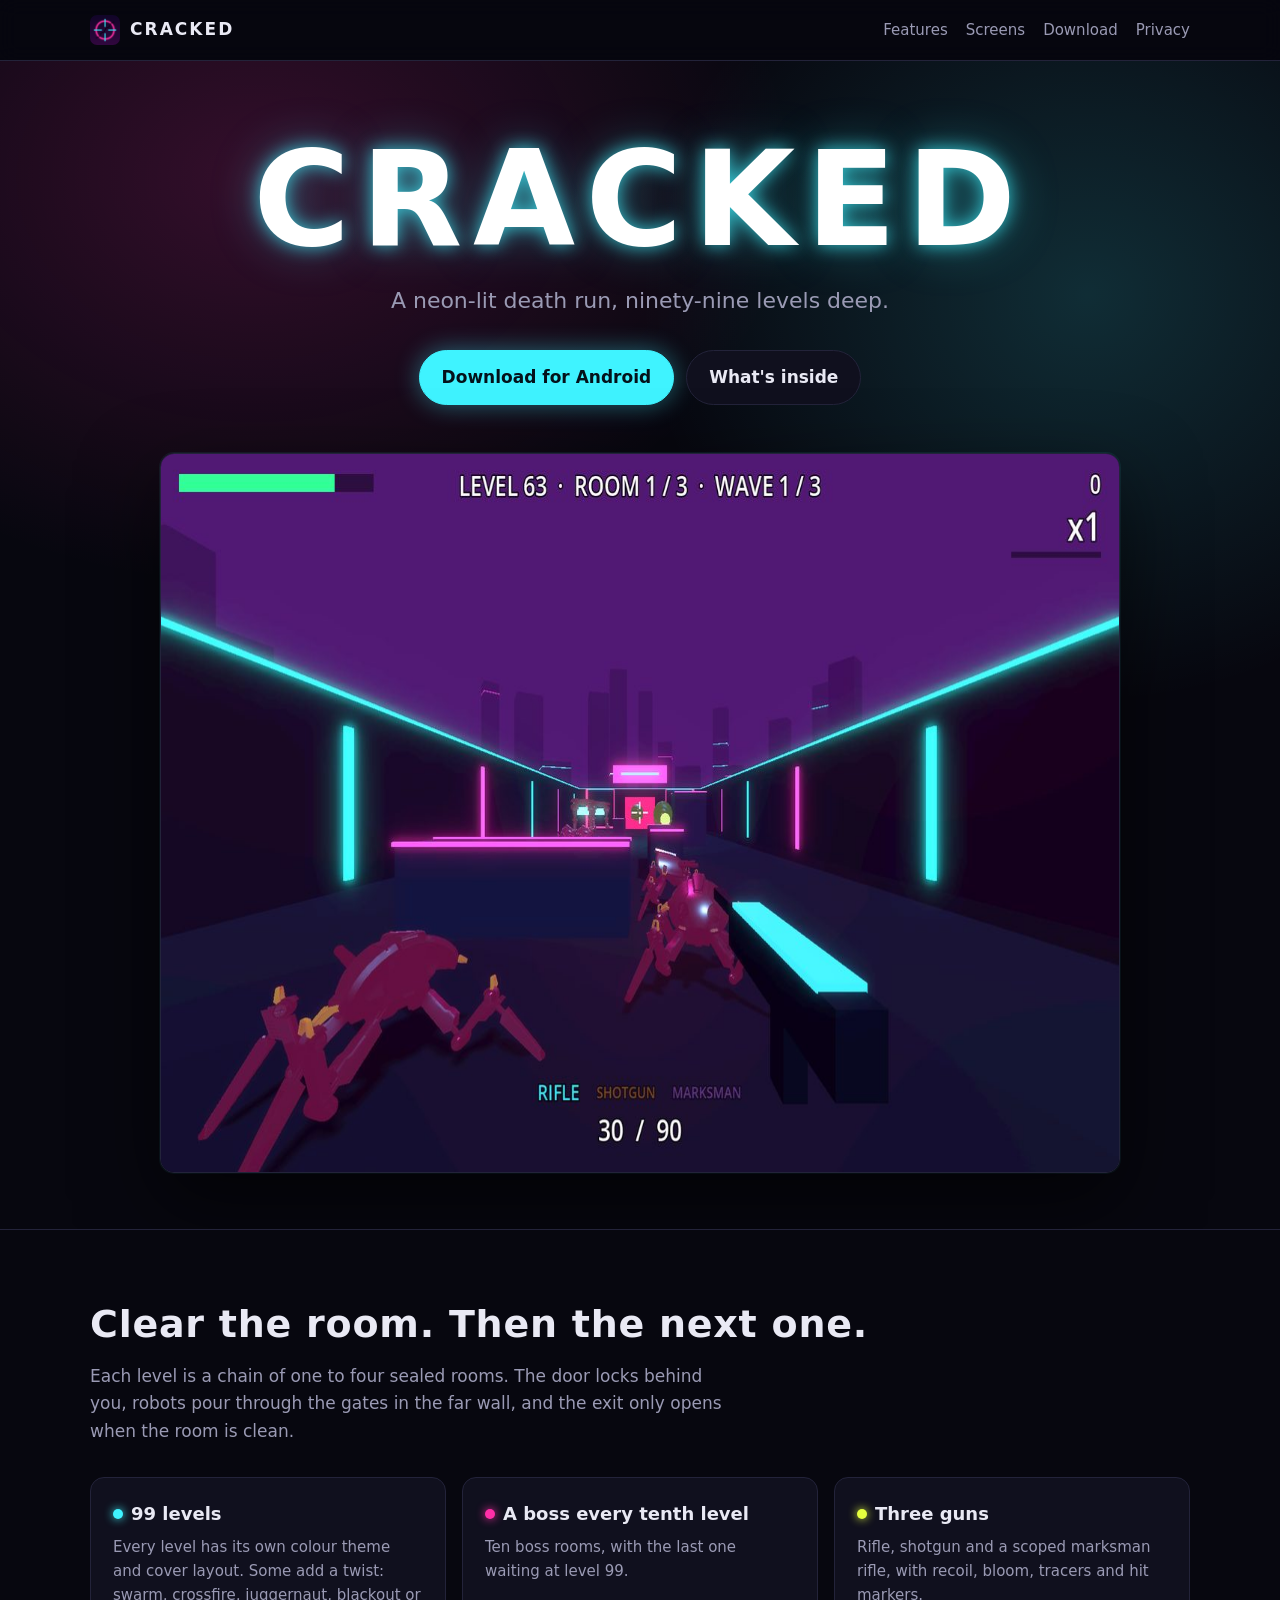
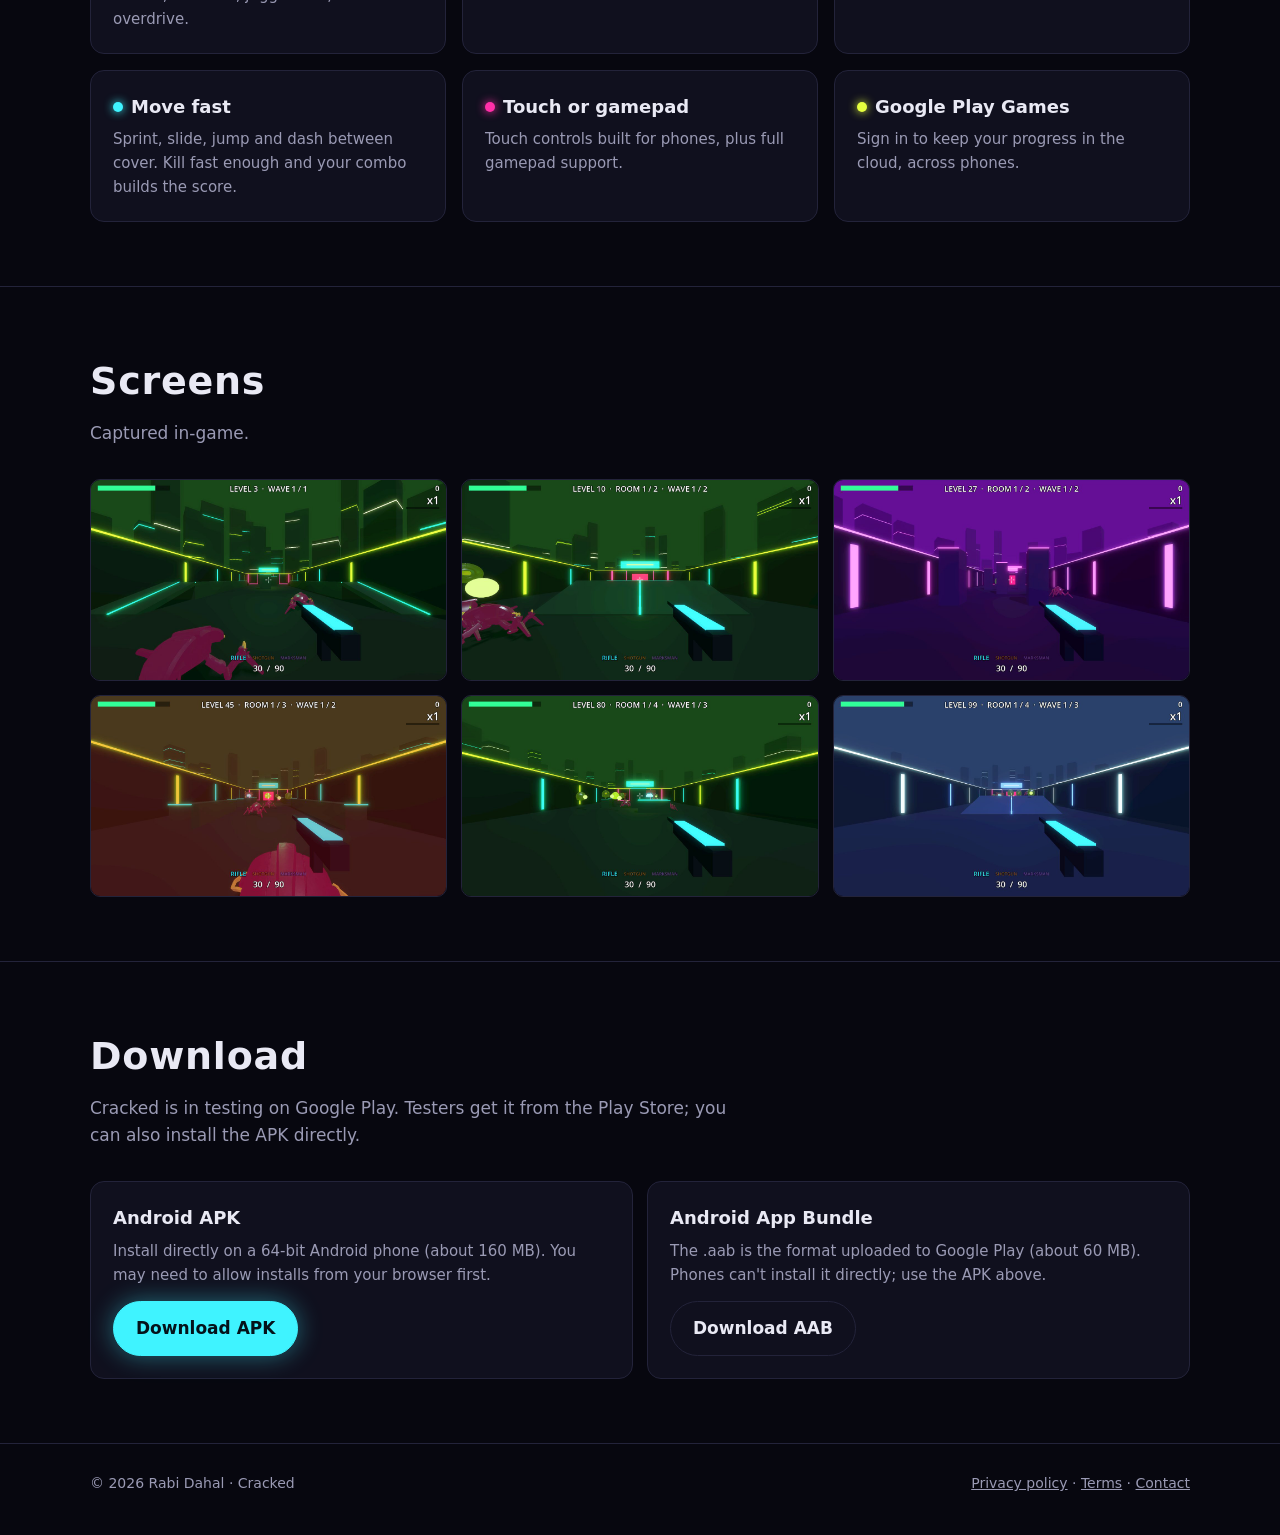
<file: index.html>
<!doctype html>
<html lang="en">
<head>
  <meta charset="utf-8">
  <meta name="viewport" content="width=device-width, initial-scale=1">
  <title>Cracked: a neon room-clearing FPS</title>
  <meta name="description" content="Cracked is a neon-lit room-clearing shooter for Android. Ninety-nine levels, three guns, robot swarms and a boss every tenth level.">
  <meta property="og:title" content="Cracked">
  <meta property="og:description" content="A neon-lit death run, ninety-nine levels deep. A room-clearing FPS for Android.">
  <meta property="og:image" content="https://cracked.rabidahal.com.np/img/level-63.jpg">
  <meta property="og:url" content="https://cracked.rabidahal.com.np/">
  <meta name="theme-color" content="#07070f">
  <link rel="icon" href="img/favicon.png">
  <link rel="apple-touch-icon" href="img/apple-touch-icon.png">
  <link rel="stylesheet" href="style.css">
</head>
<body>
  <header class="top">
    <div class="wrap">
      <a class="brand" href="./"><img src="img/icon.png" alt="">CRACKED</a>
      <nav>
        <a href="#features" class="opt">Features</a>
        <a href="#screens" class="opt">Screens</a>
        <a href="#download">Download</a>
        <a href="privacy.html">Privacy</a>
      </nav>
    </div>
  </header>

  <main>
    <div class="hero">
      <div class="wrap">
        <h1>CRACKED</h1>
        <p class="tag">A neon-lit death run, ninety-nine levels deep.</p>
        <div class="cta">
          <a class="btn primary" href="#download">Download for Android</a>
          <a class="btn" href="#features">What's inside</a>
        </div>
        <img class="hero-shot" src="img/level-63.jpg" width="1280" height="720" alt="First-person view down a purple neon corridor as crab-like robots charge through the gates.">
      </div>
    </div>

    <section id="features">
      <div class="wrap">
        <h2>Clear the room. Then the next one.</h2>
        <p class="lead">Each level is a chain of one to four sealed rooms. The door locks behind you, robots pour through the gates in the far wall, and the exit only opens when the room is clean.</p>
        <div class="features">
          <div class="card"><h3><span class="dot c"></span>99 levels</h3><p>Every level has its own colour theme and cover layout. Some add a twist: swarm, crossfire, juggernaut, blackout or overdrive.</p></div>
          <div class="card"><h3><span class="dot m"></span>A boss every tenth level</h3><p>Ten boss rooms, with the last one waiting at level 99.</p></div>
          <div class="card"><h3><span class="dot a"></span>Three guns</h3><p>Rifle, shotgun and a scoped marksman rifle, with recoil, bloom, tracers and hit markers.</p></div>
          <div class="card"><h3><span class="dot c"></span>Move fast</h3><p>Sprint, slide, jump and dash between cover. Kill fast enough and your combo builds the score.</p></div>
          <div class="card"><h3><span class="dot m"></span>Touch or gamepad</h3><p>Touch controls built for phones, plus full gamepad support.</p></div>
          <div class="card"><h3><span class="dot a"></span>Google Play Games</h3><p>Sign in to keep your progress in the cloud, across phones.</p></div>
        </div>
      </div>
    </section>

    <section id="screens">
      <div class="wrap">
        <h2>Screens</h2>
        <p class="lead">Captured in-game.</p>
        <div class="shots">
          <img src="img/level-03.jpg" width="1280" height="720" loading="lazy" alt="Level 3: a magenta crab robot lunges at the player in a green neon corridor.">
          <img src="img/level-10.jpg" width="1280" height="720" loading="lazy" alt="Level 10: a magenta gate glows at the end of a green corridor.">
          <img src="img/level-27.jpg" width="1280" height="720" loading="lazy" alt="Level 27.">
          <img src="img/level-45.jpg" width="1280" height="720" loading="lazy" alt="Level 45.">
          <img src="img/level-80.jpg" width="1280" height="720" loading="lazy" alt="Level 80.">
          <img src="img/level-99.jpg" width="1280" height="720" loading="lazy" alt="Level 99: robots and eye drones fill the far end of a blue corridor.">
        </div>
      </div>
    </section>

    <section id="download">
      <div class="wrap">
        <h2>Download</h2>
        <p class="lead">Cracked is in testing on Google Play. Testers get it from the Play Store; you can also install the APK directly.</p>
        <div class="download">
          <div class="card">
            <h3>Android APK</h3>
            <p>Install directly on a 64-bit Android phone (about 160&nbsp;MB). You may need to allow installs from your browser first.</p>
            <a class="btn primary" href="https://github.com/proobker/cracked/releases/download/v1.0.0/cracked.apk">Download APK</a>
          </div>
          <div class="card">
            <h3>Android App Bundle</h3>
            <p>The .aab is the format uploaded to Google Play (about 60&nbsp;MB). Phones can't install it directly; use the APK above.</p>
            <a class="btn" href="https://github.com/proobker/cracked/releases/download/v1.0.0/cracked.aab">Download AAB</a>
          </div>
        </div>
      </div>
    </section>
  </main>

  <footer>
    <div class="wrap">
      <span>© 2026 Rabi Dahal · Cracked</span>
      <span><a href="privacy.html">Privacy policy</a> · <a href="terms.html">Terms</a> · <a href="mailto:rrabi.dahal@gmail.com">Contact</a></span>
    </div>
  </footer>
</body>
</html>
</file>
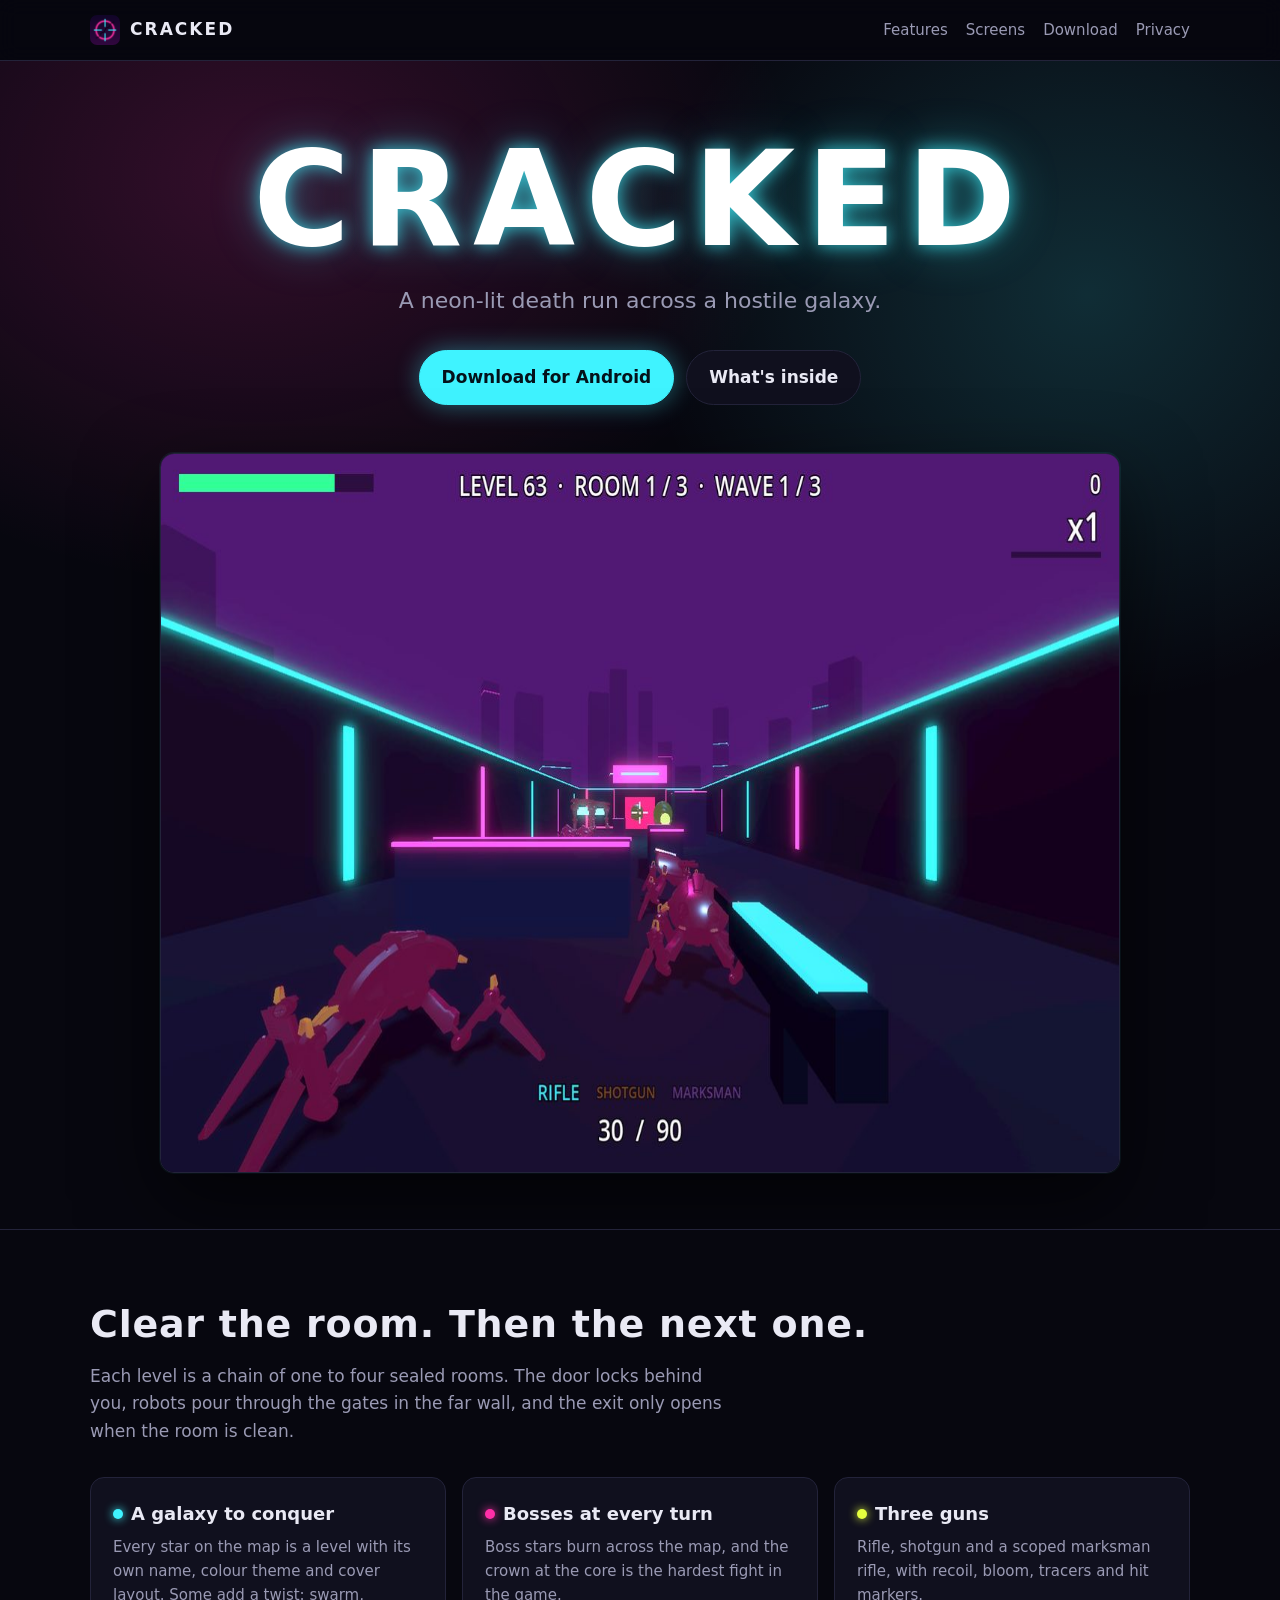
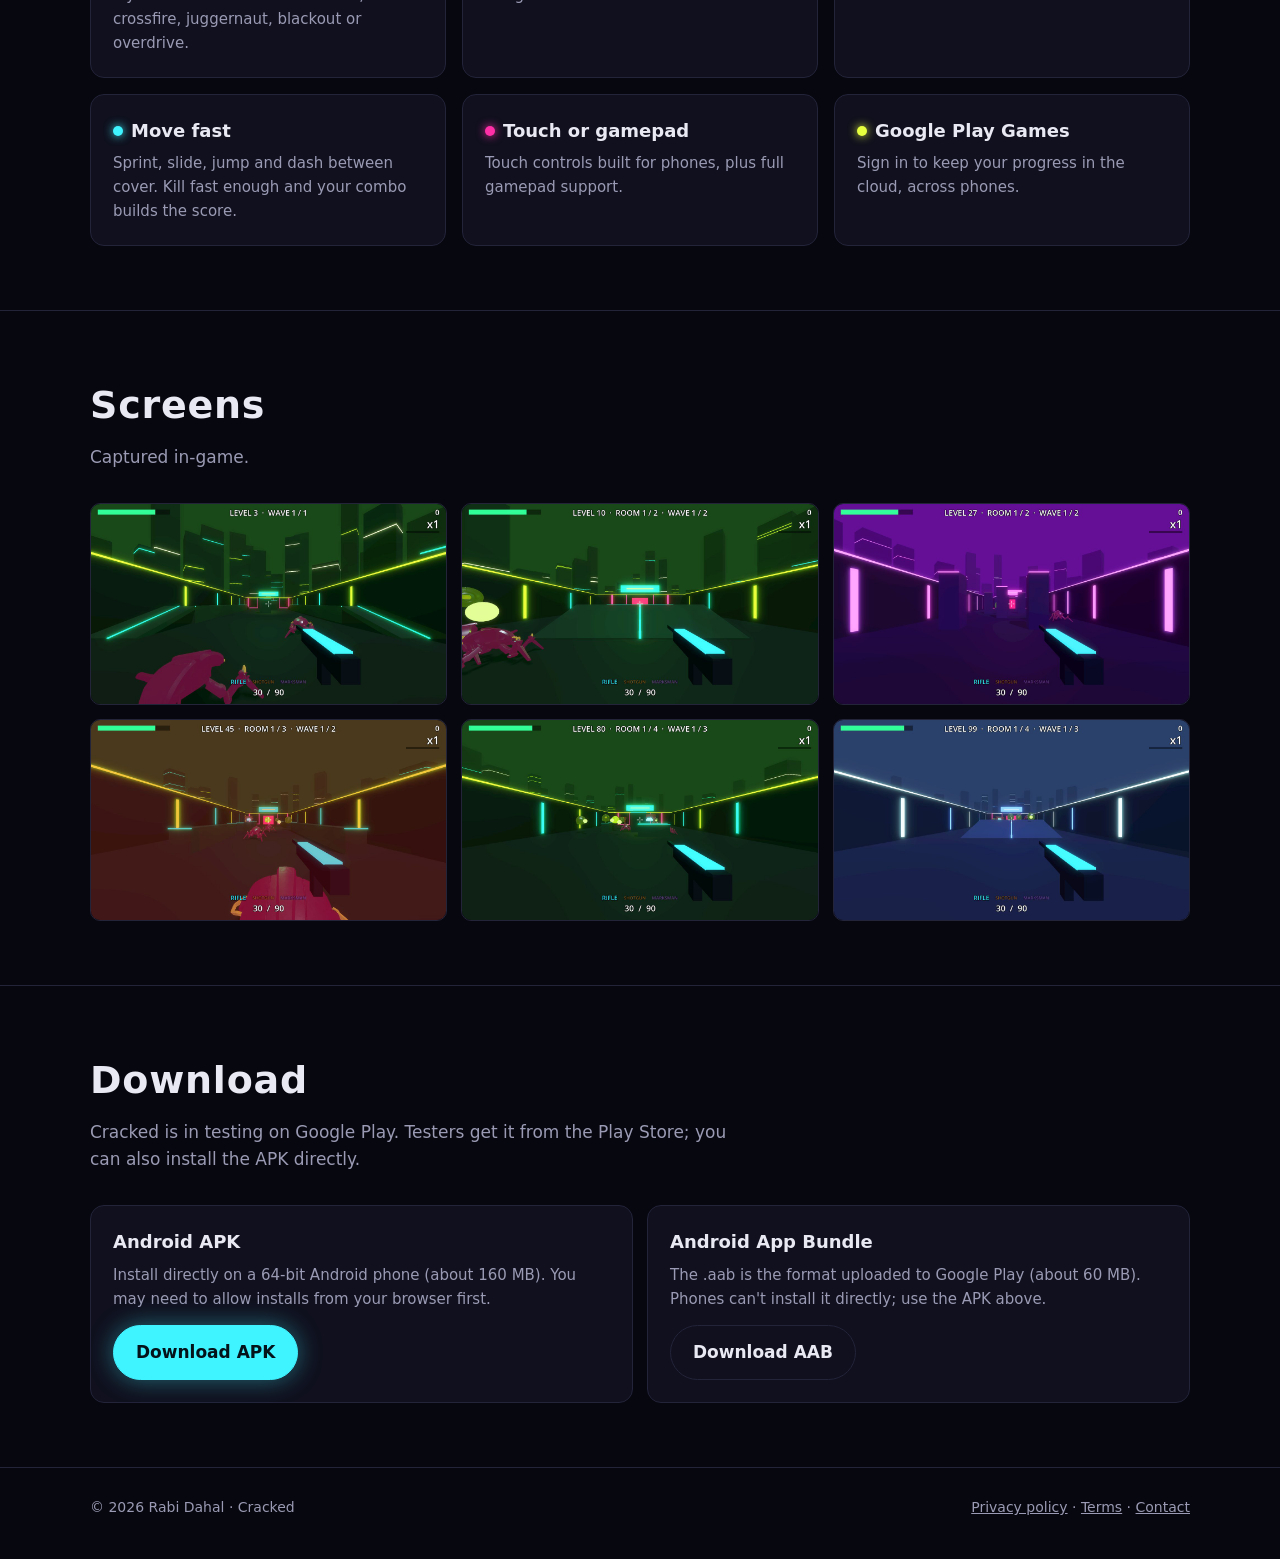
<file: site/index.html>
<!doctype html>
<html lang="en">
<head>
  <meta charset="utf-8">
  <meta name="viewport" content="width=device-width, initial-scale=1">
  <title>Cracked: a neon room-clearing FPS</title>
  <meta name="description" content="Cracked is a neon-lit room-clearing shooter for Android. A galaxy of levels, three guns, robot swarms and bosses waiting at the core.">
  <meta property="og:title" content="Cracked">
  <meta property="og:description" content="A neon-lit death run across a hostile galaxy. A room-clearing FPS for Android.">
  <meta property="og:image" content="https://cracked.rabidahal.com.np/img/level-63.jpg">
  <meta property="og:url" content="https://cracked.rabidahal.com.np/">
  <meta name="theme-color" content="#07070f">
  <link rel="icon" href="img/favicon.png">
  <link rel="apple-touch-icon" href="img/apple-touch-icon.png">
  <link rel="stylesheet" href="style.css">
</head>
<body>
  <header class="top">
    <div class="wrap">
      <a class="brand" href="./"><img src="img/icon.png" alt="">CRACKED</a>
      <nav>
        <a href="#features" class="opt">Features</a>
        <a href="#screens" class="opt">Screens</a>
        <a href="#download">Download</a>
        <a href="privacy.html">Privacy</a>
      </nav>
    </div>
  </header>

  <main>
    <div class="hero">
      <div class="wrap">
        <h1>CRACKED</h1>
        <p class="tag">A neon-lit death run across a hostile galaxy.</p>
        <div class="cta">
          <a class="btn primary" href="#download">Download for Android</a>
          <a class="btn" href="#features">What's inside</a>
        </div>
        <img class="hero-shot" src="img/level-63.jpg" width="1280" height="720" alt="First-person view down a purple neon corridor as crab-like robots charge through the gates.">
      </div>
    </div>

    <section id="features">
      <div class="wrap">
        <h2>Clear the room. Then the next one.</h2>
        <p class="lead">Each level is a chain of one to four sealed rooms. The door locks behind you, robots pour through the gates in the far wall, and the exit only opens when the room is clean.</p>
        <div class="features">
          <div class="card"><h3><span class="dot c"></span>A galaxy to conquer</h3><p>Every star on the map is a level with its own name, colour theme and cover layout. Some add a twist: swarm, crossfire, juggernaut, blackout or overdrive.</p></div>
          <div class="card"><h3><span class="dot m"></span>Bosses at every turn</h3><p>Boss stars burn across the map, and the crown at the core is the hardest fight in the game.</p></div>
          <div class="card"><h3><span class="dot a"></span>Three guns</h3><p>Rifle, shotgun and a scoped marksman rifle, with recoil, bloom, tracers and hit markers.</p></div>
          <div class="card"><h3><span class="dot c"></span>Move fast</h3><p>Sprint, slide, jump and dash between cover. Kill fast enough and your combo builds the score.</p></div>
          <div class="card"><h3><span class="dot m"></span>Touch or gamepad</h3><p>Touch controls built for phones, plus full gamepad support.</p></div>
          <div class="card"><h3><span class="dot a"></span>Google Play Games</h3><p>Sign in to keep your progress in the cloud, across phones.</p></div>
        </div>
      </div>
    </section>

    <section id="screens">
      <div class="wrap">
        <h2>Screens</h2>
        <p class="lead">Captured in-game.</p>
        <div class="shots">
          <img src="img/level-03.jpg" width="1280" height="720" loading="lazy" alt="Level 3: a magenta crab robot lunges at the player in a green neon corridor.">
          <img src="img/level-10.jpg" width="1280" height="720" loading="lazy" alt="Level 10: a magenta gate glows at the end of a green corridor.">
          <img src="img/level-27.jpg" width="1280" height="720" loading="lazy" alt="Level 27.">
          <img src="img/level-45.jpg" width="1280" height="720" loading="lazy" alt="Level 45.">
          <img src="img/level-80.jpg" width="1280" height="720" loading="lazy" alt="Level 80.">
          <img src="img/level-99.jpg" width="1280" height="720" loading="lazy" alt="Robots and eye drones fill the far end of a blue corridor.">
        </div>
      </div>
    </section>

    <section id="download">
      <div class="wrap">
        <h2>Download</h2>
        <p class="lead">Cracked is in testing on Google Play. Testers get it from the Play Store; you can also install the APK directly.</p>
        <div class="download">
          <div class="card">
            <h3>Android APK</h3>
            <p>Install directly on a 64-bit Android phone (about 160&nbsp;MB). You may need to allow installs from your browser first.</p>
            <a class="btn primary" href="https://github.com/proobker/cracked/releases/download/v1.0.0/cracked.apk">Download APK</a>
          </div>
          <div class="card">
            <h3>Android App Bundle</h3>
            <p>The .aab is the format uploaded to Google Play (about 60&nbsp;MB). Phones can't install it directly; use the APK above.</p>
            <a class="btn" href="https://github.com/proobker/cracked/releases/download/v1.0.0/cracked.aab">Download AAB</a>
          </div>
        </div>
      </div>
    </section>
  </main>

  <footer>
    <div class="wrap">
      <span>© 2026 Rabi Dahal · Cracked</span>
      <span><a href="privacy.html">Privacy policy</a> · <a href="terms.html">Terms</a> · <a href="mailto:rrabi.dahal@gmail.com">Contact</a></span>
    </div>
  </footer>
</body>
</html>
</file>
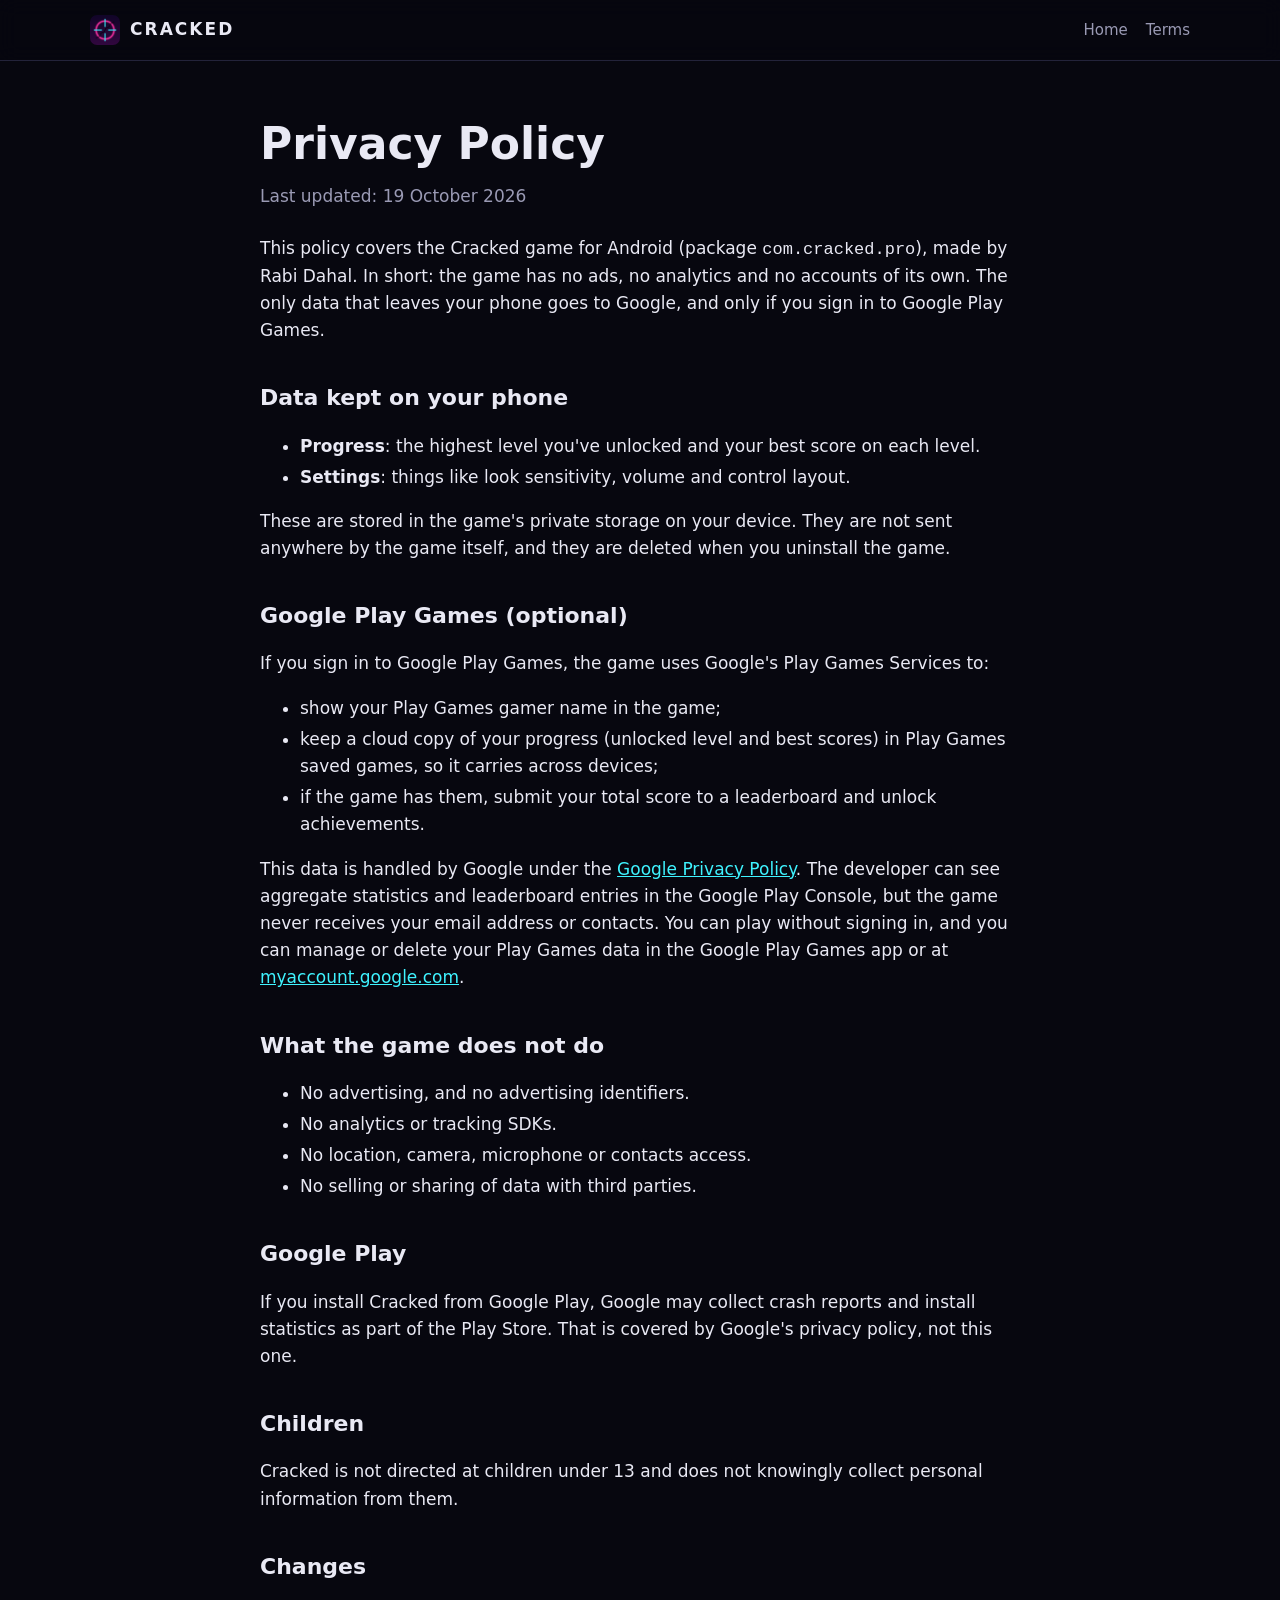
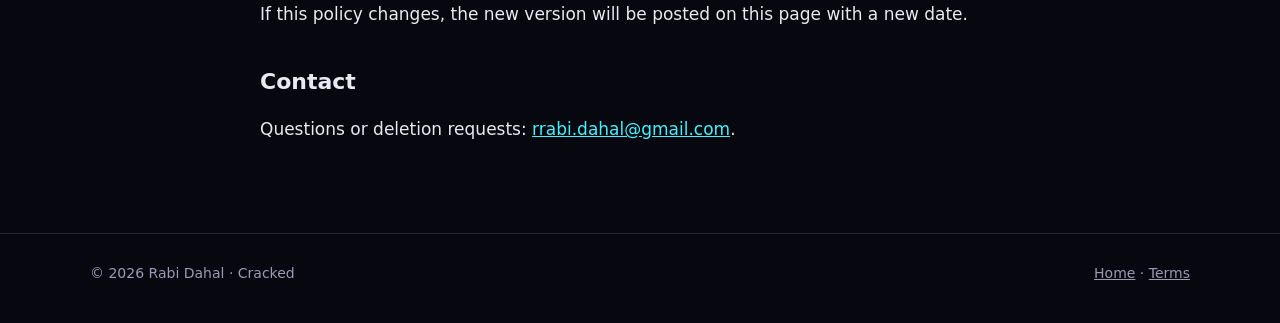
<file: privacy.html>
<!doctype html>
<html lang="en">
<head>
  <meta charset="utf-8">
  <meta name="viewport" content="width=device-width, initial-scale=1">
  <title>Cracked Privacy Policy</title>
  <meta name="description" content="What data Cracked collects, and what it doesn't.">
  <meta name="theme-color" content="#07070f">
  <link rel="icon" href="img/favicon.png">
  <link rel="stylesheet" href="style.css">
</head>
<body>
  <header class="top">
    <div class="wrap">
      <a class="brand" href="./"><img src="img/icon.png" alt="">CRACKED</a>
      <nav><a href="./">Home</a><a href="terms.html">Terms</a></nav>
    </div>
  </header>

  <main class="wrap prose">
    <h1>Privacy Policy</h1>
    <p class="updated">Last updated: 19 October 2026</p>

    <p>This policy covers the Cracked game for Android (package <code>com.cracked.pro</code>), made by Rabi Dahal. In short: the game has no ads, no analytics and no accounts of its own. The only data that leaves your phone goes to Google, and only if you sign in to Google Play Games.</p>

    <h2>Data kept on your phone</h2>
    <ul>
      <li><strong>Progress</strong>: the highest level you've unlocked and your best score on each level.</li>
      <li><strong>Settings</strong>: things like look sensitivity, volume and control layout.</li>
    </ul>
    <p>These are stored in the game's private storage on your device. They are not sent anywhere by the game itself, and they are deleted when you uninstall the game.</p>

    <h2>Google Play Games (optional)</h2>
    <p>If you sign in to Google Play Games, the game uses Google's Play Games Services to:</p>
    <ul>
      <li>show your Play Games gamer name in the game;</li>
      <li>keep a cloud copy of your progress (unlocked level and best scores) in Play Games saved games, so it carries across devices;</li>
      <li>if the game has them, submit your total score to a leaderboard and unlock achievements.</li>
    </ul>
    <p>This data is handled by Google under the <a href="https://policies.google.com/privacy">Google Privacy Policy</a>. The developer can see aggregate statistics and leaderboard entries in the Google Play Console, but the game never receives your email address or contacts. You can play without signing in, and you can manage or delete your Play Games data in the Google Play Games app or at <a href="https://myaccount.google.com/">myaccount.google.com</a>.</p>

    <h2>What the game does not do</h2>
    <ul>
      <li>No advertising, and no advertising identifiers.</li>
      <li>No analytics or tracking SDKs.</li>
      <li>No location, camera, microphone or contacts access.</li>
      <li>No selling or sharing of data with third parties.</li>
    </ul>

    <h2>Google Play</h2>
    <p>If you install Cracked from Google Play, Google may collect crash reports and install statistics as part of the Play Store. That is covered by Google's privacy policy, not this one.</p>

    <h2>Children</h2>
    <p>Cracked is not directed at children under 13 and does not knowingly collect personal information from them.</p>

    <h2>Changes</h2>
    <p>If this policy changes, the new version will be posted on this page with a new date.</p>

    <h2>Contact</h2>
    <p>Questions or deletion requests: <a href="mailto:rrabi.dahal@gmail.com">rrabi.dahal@gmail.com</a>.</p>
  </main>

  <footer>
    <div class="wrap">
      <span>© 2026 Rabi Dahal · Cracked</span>
      <span><a href="./">Home</a> · <a href="terms.html">Terms</a></span>
    </div>
  </footer>
</body>
</html>
</file>
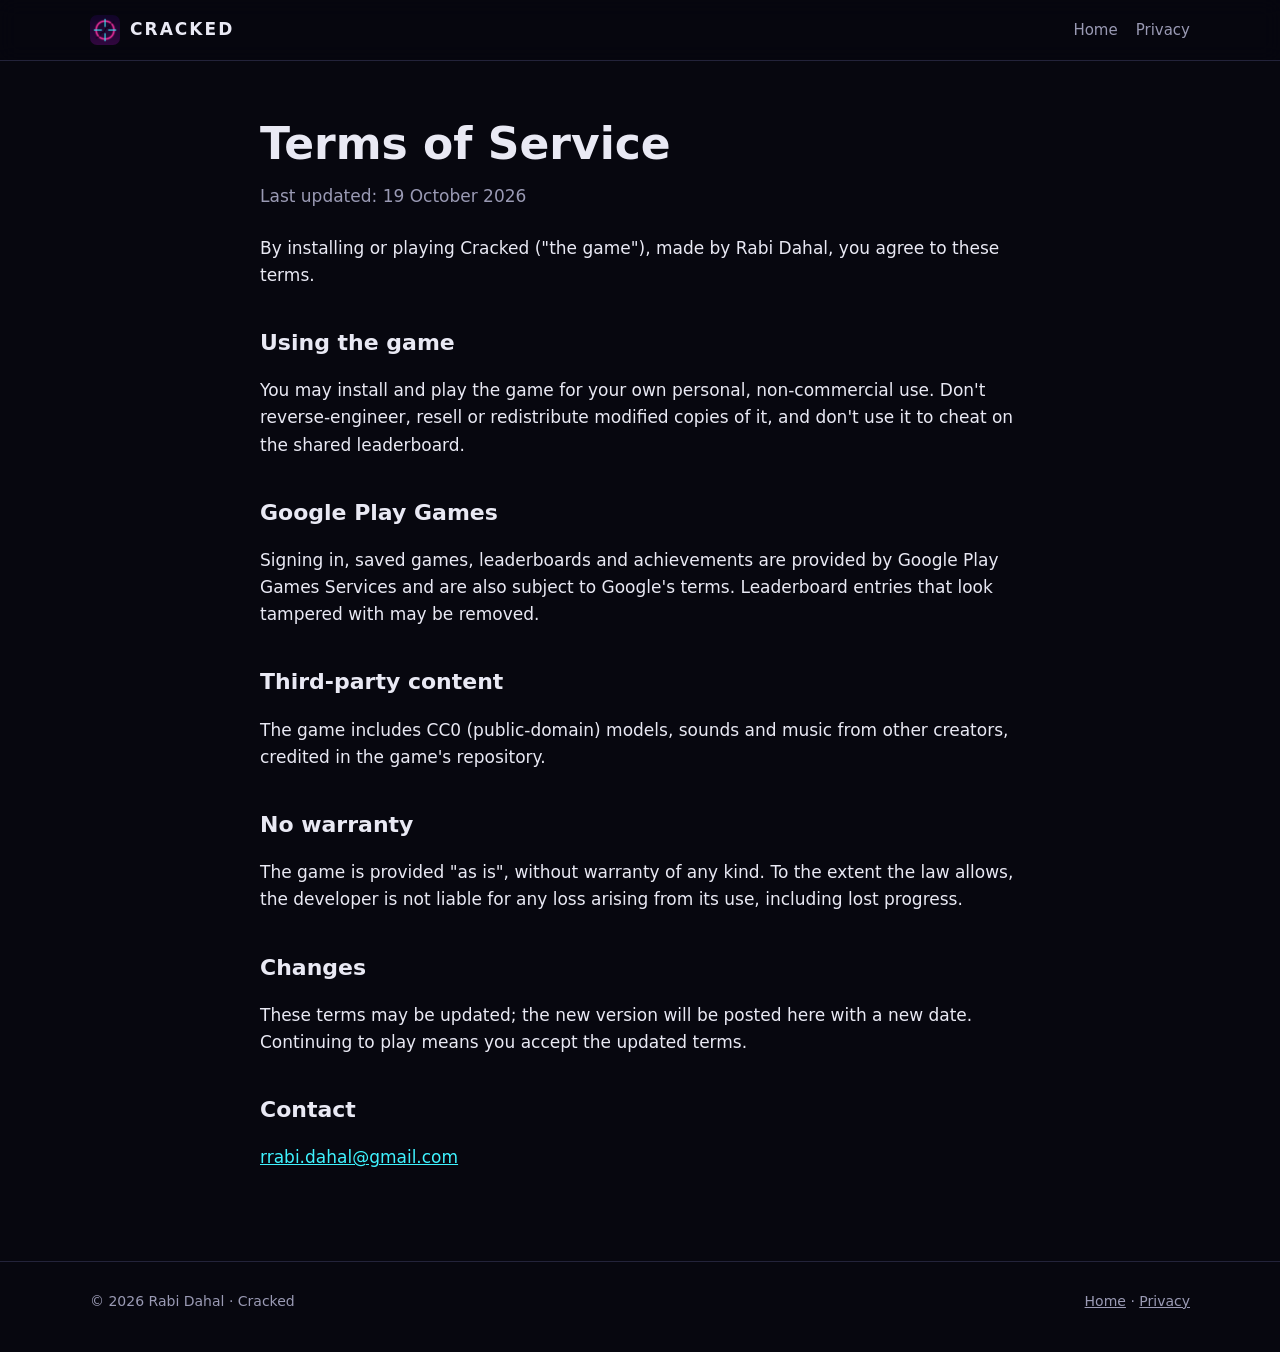
<file: terms.html>
<!doctype html>
<html lang="en">
<head>
  <meta charset="utf-8">
  <meta name="viewport" content="width=device-width, initial-scale=1">
  <title>Cracked Terms of Service</title>
  <meta name="description" content="Terms for playing Cracked.">
  <meta name="theme-color" content="#07070f">
  <link rel="icon" href="img/favicon.png">
  <link rel="stylesheet" href="style.css">
</head>
<body>
  <header class="top">
    <div class="wrap">
      <a class="brand" href="./"><img src="img/icon.png" alt="">CRACKED</a>
      <nav><a href="./">Home</a><a href="privacy.html">Privacy</a></nav>
    </div>
  </header>

  <main class="wrap prose">
    <h1>Terms of Service</h1>
    <p class="updated">Last updated: 19 October 2026</p>

    <p>By installing or playing Cracked ("the game"), made by Rabi Dahal, you agree to these terms.</p>

    <h2>Using the game</h2>
    <p>You may install and play the game for your own personal, non-commercial use. Don't reverse-engineer, resell or redistribute modified copies of it, and don't use it to cheat on the shared leaderboard.</p>

    <h2>Google Play Games</h2>
    <p>Signing in, saved games, leaderboards and achievements are provided by Google Play Games Services and are also subject to Google's terms. Leaderboard entries that look tampered with may be removed.</p>

    <h2>Third-party content</h2>
    <p>The game includes CC0 (public-domain) models, sounds and music from other creators, credited in the game's repository.</p>

    <h2>No warranty</h2>
    <p>The game is provided "as is", without warranty of any kind. To the extent the law allows, the developer is not liable for any loss arising from its use, including lost progress.</p>

    <h2>Changes</h2>
    <p>These terms may be updated; the new version will be posted here with a new date. Continuing to play means you accept the updated terms.</p>

    <h2>Contact</h2>
    <p><a href="mailto:rrabi.dahal@gmail.com">rrabi.dahal@gmail.com</a></p>
  </main>

  <footer>
    <div class="wrap">
      <span>© 2026 Rabi Dahal · Cracked</span>
      <span><a href="./">Home</a> · <a href="privacy.html">Privacy</a></span>
    </div>
  </footer>
</body>
</html>
</file>
<file: style.css>
:root {
  --bg: #07070f;
  --panel: #10101e;
  --line: #23233a;
  --text: #e9e9f4;
  --muted: #9a9ab4;
  --cyan: #3ff3ff;
  --magenta: #ff2fa8;
  --acid: #e6ff3f;
  --radius: 14px;
  color-scheme: dark;
}

* { box-sizing: border-box; }

html { scroll-behavior: smooth; }

body {
  margin: 0;
  background: var(--bg);
  color: var(--text);
  font: 17px/1.6 "Inter", system-ui, -apple-system, "Segoe UI", Roboto, sans-serif;
  -webkit-font-smoothing: antialiased;
}

a { color: var(--cyan); }
a:hover { color: var(--acid); }

.wrap { width: min(1100px, 100% - 32px); margin-inline: auto; }

/* Header */
.top {
  position: sticky; top: 0; z-index: 10;
  background: rgb(7 7 15 / 0.85);
  backdrop-filter: blur(10px);
  border-bottom: 1px solid var(--line);
}
.top .wrap { display: flex; align-items: center; justify-content: space-between; height: 60px; gap: 16px; }
.brand { display: flex; align-items: center; gap: 10px; text-decoration: none; color: var(--text); font-weight: 800; letter-spacing: 0.12em; }
.brand img { width: 30px; height: 30px; border-radius: 7px; }
.top nav { display: flex; gap: 18px; font-size: 15px; }
.top nav a { color: var(--muted); text-decoration: none; }
.top nav a:hover { color: var(--text); }

/* Hero */
.hero { position: relative; overflow: hidden; padding: 72px 0 56px; text-align: center; }
.hero::before {
  content: ""; position: absolute; inset: 0;
  background:
    radial-gradient(60% 50% at 20% 10%, rgb(255 47 168 / 0.18), transparent 70%),
    radial-gradient(50% 50% at 85% 20%, rgb(63 243 255 / 0.16), transparent 70%);
  pointer-events: none;
}
.hero h1 {
  position: relative;
  margin: 0;
  font-size: clamp(56px, 13vw, 132px);
  line-height: 1;
  font-weight: 900;
  letter-spacing: 0.08em;
  color: #fff;
  text-shadow: 0 0 18px rgb(63 243 255 / 0.75), 0 0 48px rgb(63 243 255 / 0.35);
}
.hero .tag { position: relative; margin: 18px auto 0; max-width: 44ch; font-size: clamp(18px, 2.6vw, 22px); color: var(--muted); }
.cta { position: relative; display: flex; flex-wrap: wrap; justify-content: center; gap: 12px; margin-top: 32px; }
.btn {
  display: inline-flex; align-items: center; gap: 8px;
  padding: 13px 22px; border-radius: 999px;
  font-weight: 700; text-decoration: none;
  border: 1px solid var(--line); color: var(--text); background: var(--panel);
}
.btn.primary { background: var(--cyan); color: #04121a; border-color: var(--cyan); box-shadow: 0 0 24px rgb(63 243 255 / 0.4); }
.btn.primary:hover { color: #04121a; background: #8ff8ff; }
.btn:hover { border-color: var(--cyan); color: var(--text); }
.btn small { font-weight: 500; opacity: 0.75; }
.hero-shot {
  position: relative; display: block; width: 100%; max-width: 960px; margin: 48px auto 0;
  border-radius: var(--radius); border: 1px solid var(--line);
  box-shadow: 0 30px 80px rgb(0 0 0 / 0.6), 0 0 0 1px rgb(63 243 255 / 0.08);
}

/* Sections */
section { padding: 64px 0; border-top: 1px solid var(--line); }
section h2 { margin: 0 0 8px; font-size: clamp(28px, 4vw, 38px); letter-spacing: 0.02em; }
section .lead { margin: 0 0 32px; color: var(--muted); max-width: 60ch; }

.features { display: grid; grid-template-columns: repeat(auto-fit, minmax(300px, 1fr)); gap: 16px; }
.card { background: var(--panel); border: 1px solid var(--line); border-radius: var(--radius); padding: 22px; }
.card h3 { margin: 0 0 6px; font-size: 18px; }
.card p { margin: 0; color: var(--muted); font-size: 15px; }
.card .dot { display: inline-block; width: 10px; height: 10px; border-radius: 50%; margin-right: 8px; vertical-align: 1px; }
.c { background: var(--cyan); box-shadow: 0 0 10px var(--cyan); }
.m { background: var(--magenta); box-shadow: 0 0 10px var(--magenta); }
.a { background: var(--acid); box-shadow: 0 0 10px var(--acid); }

.shots { display: grid; grid-template-columns: repeat(auto-fit, minmax(300px, 1fr)); gap: 14px; }
.shots img { width: 100%; height: auto; display: block; border-radius: 10px; border: 1px solid var(--line); }

.download { display: grid; gap: 14px; grid-template-columns: repeat(auto-fit, minmax(260px, 1fr)); }
.download .card a.btn { margin-top: 14px; }
.note { font-size: 14px; color: var(--muted); }

/* Prose pages */
.prose { padding: 48px 0 72px; max-width: 760px; }
.prose h1 { font-size: clamp(32px, 5vw, 44px); margin: 0 0 4px; }
.prose h2 { font-size: 22px; margin: 36px 0 8px; }
.prose .updated { color: var(--muted); margin: 0 0 24px; }
.prose li { margin: 4px 0; }

footer { border-top: 1px solid var(--line); padding: 28px 0 40px; color: var(--muted); font-size: 14px; }
footer .wrap { display: flex; flex-wrap: wrap; justify-content: space-between; gap: 12px; }
footer a { color: var(--muted); }

@media (max-width: 560px) {
  .top nav { gap: 12px; font-size: 14px; }
  .top nav .opt { display: none; }
  section { padding: 48px 0; }
}
</file>
<file: site/style.css>
:root {
  --bg: #07070f;
  --panel: #10101e;
  --line: #23233a;
  --text: #e9e9f4;
  --muted: #9a9ab4;
  --cyan: #3ff3ff;
  --magenta: #ff2fa8;
  --acid: #e6ff3f;
  --radius: 14px;
  color-scheme: dark;
}

* { box-sizing: border-box; }

html { scroll-behavior: smooth; }

body {
  margin: 0;
  background: var(--bg);
  color: var(--text);
  font: 17px/1.6 "Inter", system-ui, -apple-system, "Segoe UI", Roboto, sans-serif;
  -webkit-font-smoothing: antialiased;
}

a { color: var(--cyan); }
a:hover { color: var(--acid); }

.wrap { width: min(1100px, 100% - 32px); margin-inline: auto; }

/* Header */
.top {
  position: sticky; top: 0; z-index: 10;
  background: rgb(7 7 15 / 0.85);
  backdrop-filter: blur(10px);
  border-bottom: 1px solid var(--line);
}
.top .wrap { display: flex; align-items: center; justify-content: space-between; height: 60px; gap: 16px; }
.brand { display: flex; align-items: center; gap: 10px; text-decoration: none; color: var(--text); font-weight: 800; letter-spacing: 0.12em; }
.brand img { width: 30px; height: 30px; border-radius: 7px; }
.top nav { display: flex; gap: 18px; font-size: 15px; }
.top nav a { color: var(--muted); text-decoration: none; }
.top nav a:hover { color: var(--text); }

/* Hero */
.hero { position: relative; overflow: hidden; padding: 72px 0 56px; text-align: center; }
.hero::before {
  content: ""; position: absolute; inset: 0;
  background:
    radial-gradient(60% 50% at 20% 10%, rgb(255 47 168 / 0.18), transparent 70%),
    radial-gradient(50% 50% at 85% 20%, rgb(63 243 255 / 0.16), transparent 70%);
  pointer-events: none;
}
.hero h1 {
  position: relative;
  margin: 0;
  font-size: clamp(56px, 13vw, 132px);
  line-height: 1;
  font-weight: 900;
  letter-spacing: 0.08em;
  color: #fff;
  text-shadow: 0 0 18px rgb(63 243 255 / 0.75), 0 0 48px rgb(63 243 255 / 0.35);
}
.hero .tag { position: relative; margin: 18px auto 0; max-width: 44ch; font-size: clamp(18px, 2.6vw, 22px); color: var(--muted); }
.cta { position: relative; display: flex; flex-wrap: wrap; justify-content: center; gap: 12px; margin-top: 32px; }
.btn {
  display: inline-flex; align-items: center; gap: 8px;
  padding: 13px 22px; border-radius: 999px;
  font-weight: 700; text-decoration: none;
  border: 1px solid var(--line); color: var(--text); background: var(--panel);
}
.btn.primary { background: var(--cyan); color: #04121a; border-color: var(--cyan); box-shadow: 0 0 24px rgb(63 243 255 / 0.4); }
.btn.primary:hover { color: #04121a; background: #8ff8ff; }
.btn:hover { border-color: var(--cyan); color: var(--text); }
.btn small { font-weight: 500; opacity: 0.75; }
.hero-shot {
  position: relative; display: block; width: 100%; max-width: 960px; margin: 48px auto 0;
  border-radius: var(--radius); border: 1px solid var(--line);
  box-shadow: 0 30px 80px rgb(0 0 0 / 0.6), 0 0 0 1px rgb(63 243 255 / 0.08);
}

/* Sections */
section { padding: 64px 0; border-top: 1px solid var(--line); }
section h2 { margin: 0 0 8px; font-size: clamp(28px, 4vw, 38px); letter-spacing: 0.02em; }
section .lead { margin: 0 0 32px; color: var(--muted); max-width: 60ch; }

.features { display: grid; grid-template-columns: repeat(auto-fit, minmax(300px, 1fr)); gap: 16px; }
.card { background: var(--panel); border: 1px solid var(--line); border-radius: var(--radius); padding: 22px; }
.card h3 { margin: 0 0 6px; font-size: 18px; }
.card p { margin: 0; color: var(--muted); font-size: 15px; }
.card .dot { display: inline-block; width: 10px; height: 10px; border-radius: 50%; margin-right: 8px; vertical-align: 1px; }
.c { background: var(--cyan); box-shadow: 0 0 10px var(--cyan); }
.m { background: var(--magenta); box-shadow: 0 0 10px var(--magenta); }
.a { background: var(--acid); box-shadow: 0 0 10px var(--acid); }

.shots { display: grid; grid-template-columns: repeat(auto-fit, minmax(300px, 1fr)); gap: 14px; }
.shots img { width: 100%; height: auto; display: block; border-radius: 10px; border: 1px solid var(--line); }

.download { display: grid; gap: 14px; grid-template-columns: repeat(auto-fit, minmax(260px, 1fr)); }
.download .card a.btn { margin-top: 14px; }
.note { font-size: 14px; color: var(--muted); }

/* Prose pages */
.prose { padding: 48px 0 72px; max-width: 760px; }
.prose h1 { font-size: clamp(32px, 5vw, 44px); margin: 0 0 4px; }
.prose h2 { font-size: 22px; margin: 36px 0 8px; }
.prose .updated { color: var(--muted); margin: 0 0 24px; }
.prose li { margin: 4px 0; }

footer { border-top: 1px solid var(--line); padding: 28px 0 40px; color: var(--muted); font-size: 14px; }
footer .wrap { display: flex; flex-wrap: wrap; justify-content: space-between; gap: 12px; }
footer a { color: var(--muted); }

@media (max-width: 560px) {
  .top nav { gap: 12px; font-size: 14px; }
  .top nav .opt { display: none; }
  section { padding: 48px 0; }
}
</file>
